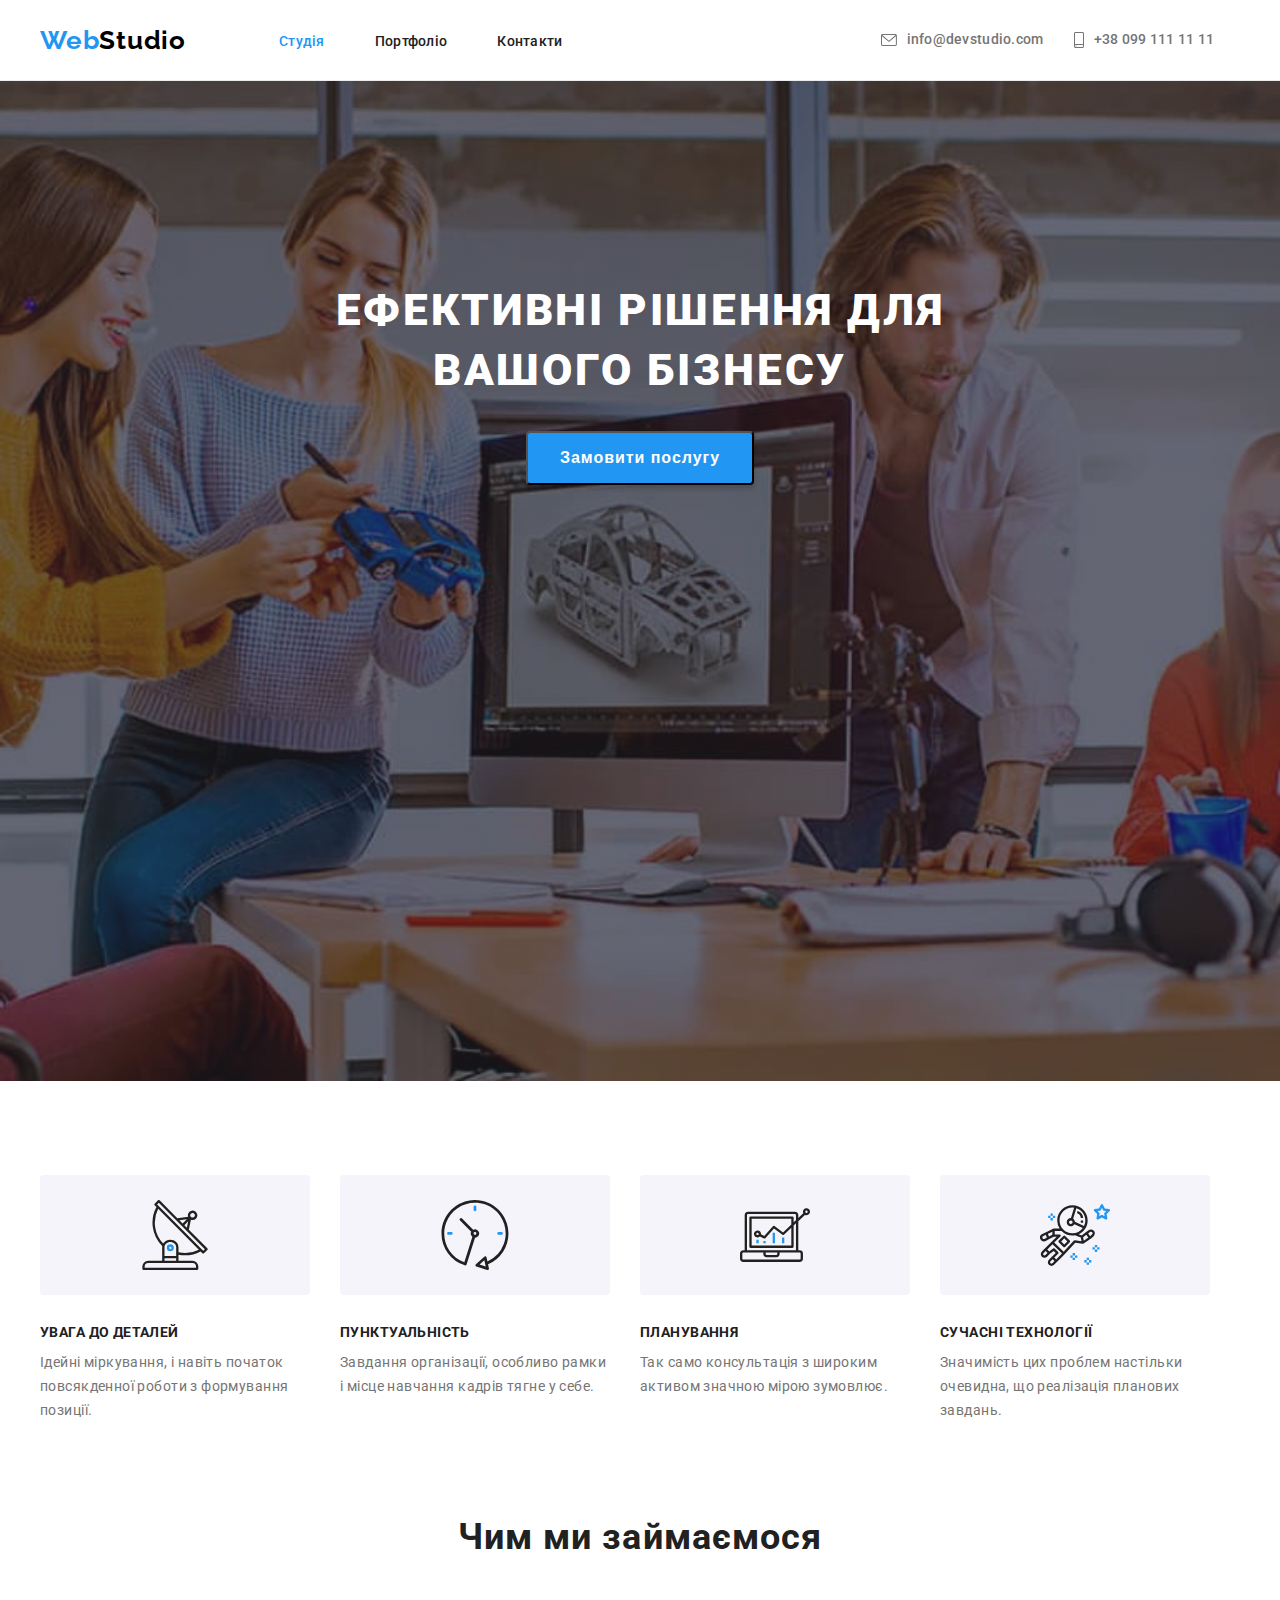
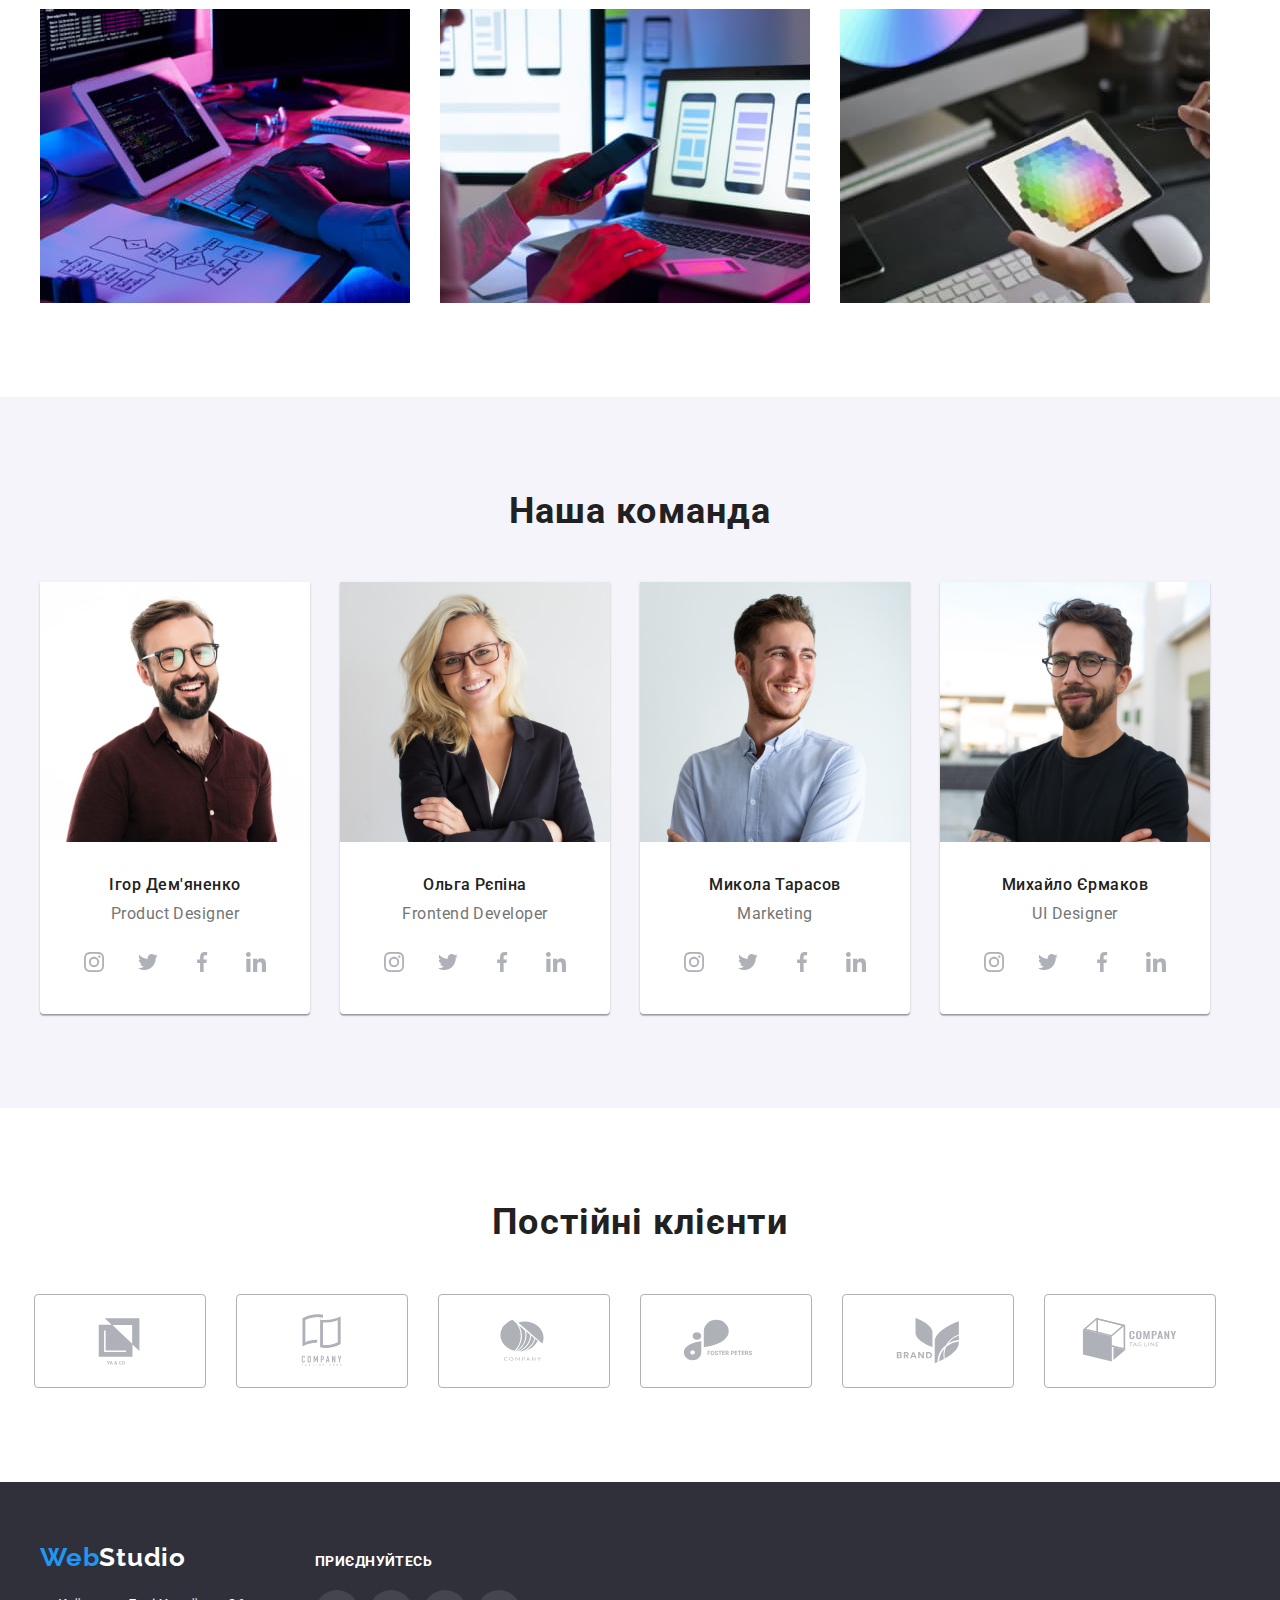
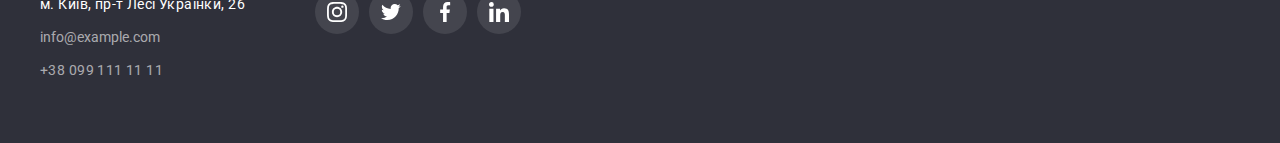
<file: index.html>
<!DOCTYPE html>
<html lang="uk">
  <head>
    <meta charset="UTF-8" />
    <meta http-equiv="X-UA-Compatible" content="IE=edge" />
    <meta name="viewport" content="width=device-width, initial-scale=1.0" />
    <title>Document</title>
    <link rel="preconnect" href="https://fonts.googleapis.com" />
    <link rel="preconnect" href="https://fonts.gstatic.com" crossorigin />
    <link
      href="https://fonts.googleapis.com/css2?family=Raleway:wght@700&family=Roboto:wght@400;500;700;900&display=swap"
      rel="stylesheet"
    />
    <link
      rel="stylesheet"
      href="https://cdnjs.cloudflare.com/ajax/libs/modern-normalize/1.1.0/modern-normalize.min.css"
      integrity="sha512-wpPYUAdjBVSE4KJnH1VR1HeZfpl1ub8YT/NKx4PuQ5NmX2tKuGu6U/JRp5y+Y8XG2tV+wKQpNHVUX03MfMFn9Q=="
      crossorigin="anonymous"
      referrerpolicy="no-referrer"
    />
    <link rel="stylesheet" href="./css/styles.css" />
  </head>
  <body class="body">
    <!-- Шапка сторінки -->
    <header class="page-header">
      <div class="container header-container">
        <nav class="head-nav">
          <a href="/" class="logo link top" lang="en"
            >Web<span class="logo-bleck link">Studio</span></a
          >
          <!--Студія, портфоліо, контакти-->
          <ul class="header-list">
            <li class="header-item studio">
              <a href="./index.html" class="header-link-blue link">Студія</a>
            </li>
            <li class="header-item">
              <a href="./portfolio.html" class="header-link link">Портфоліо</a>
            </li>
            <li class="header-item"><a href="" class="header-link link">Контакти</a></li>
          </ul>
        </nav>
        <!--Електронна пошта та телефон-->
        <ul class="header-list-adress">
          <li class="header-item">
            <a href="info@devstudio.com" class="header-link-mail link">
              <svg class="header-icon" width="16px" height="12px">
                  <use href="./images/icons.svg#icon-envelope"></use>
                </svg>info@devstudio.com</a>
          </li>
          <li class="header-item">
            <a href="+380991111111" class="header-link-phone link">
              <svg class="header-icon" width="10px" height="16px">
                  <use href="./images/icons.svg#icon-smartphone"></use>
                </svg>+38 099 111 11 11</a>
          </li>
        </ul>
      </div>
    </header>
    <main>
      <!--Головний банер сайту з кнопкою "замовити послугу"-->
      <section class="hero">
        <div class="container">
          <h1 class="hero-title">ЕФЕКТИВНІ РІШЕННЯ ДЛЯ ВАШОГО БІЗНЕСУ</h1>
          <button type="button" class="btn">Замовити послугу</button>
        </div>
      </section>
      <!--Переваги, в подальшому зробити тег <h2> "Наші переваги" невидимим-->
      <section class="advances">
        <div class="container">
          <h2 class="visually-hidden">Hаші переваги</h2>
          <ul class="advances-list">
            <li class="advances-item">
              <div class="advances-box">
               <svg class="advances-icon" width="70px" height="70px">
                        <use href="./images/icons.svg#icon-antenna"></use>
                      </svg> 
              </div>
              <h3 class="advances-title">увага до деталей</h3>
              <p class="advances-text">
                Ідейні міркування, і навіть початок повсякденної роботи з формування позиції.
              </p>
            </li>
            <li class="advances-item">
               <div class="advances-box">
                <svg class="advances-icon" width="70px" height="70px">
                        <use href="./images/icons.svg#icon-clock"></use>
                      </svg>
               </div>
              <h3 class="advances-title">пунктуальність</h3>
              <p class="advances-text">
                Завдання організації, особливо рамки і місце навчання кадрів тягне у себе.
              </p>
            </li>
            <li class="advances-item">
               <div class="advances-box">
                <svg class="advances-icon" width="70px" height="70px">
                        <use href="./images/icons.svg#icon-diagram"></use>
                      </svg>
               </div>
              <h3 class="advances-title">планування</h3>
              <p class="advances-text">
                Так само консультація з широким активом значною мірою зумовлює.
              </p>
            </li>
            <li class="advances-item">
               <div class="advances-box">
                <svg class="advances-icon" width="70px" height="70px">
                        <use href="./images/icons.svg#icon-astronaut"></use>
                      </svg>
               </div>
              <h3 class="advances-title">сучасні технології</h3>
              <p class="advances-text">
                Значимість цих проблем настільки очевидна, що реалізація планових завдань.
              </p>
            </li>
          </ul>
        </div>
      </section>
      <section class="about">
        <div class="container">
          <h2 class="about-title centered">Чим ми займаємося</h2>
          <!--Фото чим ми займаємось-->
          <ul class="about-list">
            <li class="about-item">
              <img src="./images/img1.jpg" alt="Програміст, что працює з кодом" width="370" />
            </li>
            <li class="about-item">
              <img
                src="./images/img2.jpg"
                alt="Програміст, що розробляє застосунок до смартфону"
                width="370"
              />
            </li>
            <li class="about-item">
              <img
                src="./images/img3.jpg"
                alt="Веб дизайнер працює з графікою на планшеті"
                width="370"
              />
            </li>
          </ul>
        </div>
      </section>
      <section class="team">
        <div class="container">
          <h2 class="team-title-all centered">Наша команда</h2>
          <!--Фото нашої команди-->
          <ul class="team-list centered">
            <li class="team-item">
              <img src="./images/ihor_demyanenko.jpg" alt="Фото Ігора Дем'яненка" width="270" />
              <div class="team-box">
                <h3 class="team-title">Ігор Дем'яненко</h3>
                <p class="team-text">Product Designer</p>
                <ul class="team-soc team-scill">
                  <li class="soc-item">
                    <a href="" class="team-link-soc link">
                      <svg class="team-soc-icon" width="20" height="20">
                        <use href="./images/icons.svg#icon-instagram-1"></use>
                      </svg>
                    </a>
                  </li>
                  <li class="soc-item">
                    <a href="" class="team-link-soc link">
                      <svg class="team-soc-icon" width="20" height="20">
                        <use href="./images/icons.svg#icon-Group-1"></use>
                      </svg>
                    </a>
                  </li>
                  <li class="soc-item">
                    <a href="" class="team-link-soc link">
                      <svg class="team-soc-icon" width="20" height="20">
                        <use href="./images/icons.svg#icon-facebook-1"></use>
                      </svg>
                    </a>
                  </li>
                  <li class="soc-item">
                    <a href="" class="team-link-soc link">
                      <svg class="team-soc-icon" width="20" height="20">
                        <use href="./images/icons.svg#icon-linkedin-1"></use>
                      </svg>
                    </a>
                  </li>
                </ul>
              </div>
            </li>
            <li class="team-item">
              <img src="./images/olga_repina.jpg" alt="Фото Ольги Репіної" width="270" />
              <div class="team-box">
                <h3 class="team-title">Ольга Рєпіна</h3>
                <p class="team-text">Frontend Developer</p>
                <ul class="team-soc team-scill">
                  <li class="soc-item">
                    <a href="" class="team-link-soc link">
                      <svg class="team-soc-icon" width="20" height="20">
                        <use href="./images/icons.svg#icon-instagram-1"></use>
                      </svg>
                    </a>
                  </li>
                  <li class="soc-item">
                    <a href="" class="team-link-soc link">
                      <svg class="team-soc-icon" width="20" height="20">
                        <use href="./images/icons.svg#icon-Group-1"></use>
                      </svg>
                    </a>
                  </li>
                  <li class="soc-item">
                    <a href="" class="team-link-soc link">
                      <svg class="team-soc-icon" width="20" height="20">
                        <use href="./images/icons.svg#icon-facebook-1"></use>
                      </svg>
                    </a>
                  </li>
                  <li class="soc-item">
                    <a href="" class="team-link-soc link">
                      <svg class="team-soc-icon" width="20" height="20">
                        <use href="./images/icons.svg#icon-linkedin-1"></use>
                      </svg>
                    </a>
                  </li>
                </ul>
              </div>
            </li>
            <li class="team-item">
              <img src="./images/mikola_tarasov.jpg" alt="Фото Миколи Тарасова" width="270" />
              <div class="team-box">
                <h3 class="team-title">Микола Тарасов</h3>
                <p class="team-text">Marketing</p>
                <ul class="team-soc team-scill">
                  <li class="soc-item">
                    <a href="" class="team-link-soc link">
                      <svg class="team-soc-icon" width="20" height="20">
                        <use href="./images/icons.svg#icon-instagram-1"></use>
                      </svg>
                    </a>
                  </li>
                  <li class="soc-item">
                    <a href="" class="team-link-soc link">
                      <svg class="team-soc-icon" width="20" height="20">
                        <use href="./images/icons.svg#icon-Group-1"></use>
                      </svg>
                    </a>
                  </li>
                  <li class="soc-item">
                    <a href="" class="team-link-soc link">
                      <svg class="team-soc-icon" width="20" height="20">
                        <use href="./images/icons.svg#icon-facebook-1"></use>
                      </svg>
                    </a>
                  </li>
                  <li class="soc-item">
                    <a href="" class="team-link-soc link">
                      <svg class="team-soc-icon" width="20" height="20">
                        <use href="./images/icons.svg#icon-linkedin-1"></use>
                      </svg>
                    </a>
                  </li>
                </ul>
              </div>
            </li>
            <li class="team-item">
              <img src="./images/michaylo_yermakov.jpg" alt="Фото Михайла Єрмакова" width="270" />
              <div class="team-box">
                <h3 class="team-title">Михайло Єрмаков</h3>
                <p class="team-text">UI Designer</p>
                <ul class="team-soc team-scill">
                  <li class="soc-item">
                    <a href="" class="team-link-soc link">
                      <svg class="team-soc-icon" width="20" height="20">
                        <use href="./images/icons.svg#icon-instagram-1"></use>
                      </svg>
                    </a>
                  </li>
                  <li class="soc-item">
                    <a href="" class="team-link-soc link">
                      <svg class="team-soc-icon" width="20" height="20">
                        <use href="./images/icons.svg#icon-Group-1"></use>
                      </svg>
                    </a>
                  </li>
                  <li class="soc-item">
                    <a href="" class="team-link-soc link">
                      <svg class="team-soc-icon" width="20" height="20">
                        <use href="./images/icons.svg#icon-facebook-1"></use>
                      </svg>
                    </a>
                  </li>
                  <li class="soc-item">
                    <a href="" class="team-link-soc link">
                      <svg class="team-soc-icon" width="20" height="20">
                        <use href="./images/icons.svg#icon-linkedin-1"></use>
                      </svg>
                    </a>
                  </li>
                </ul>
              </div>
            </li>
          </ul>
        </div>
      </section>
      <section class="clients">
        <div class="container container-clients">
          <h2 class="client-title-all centered">Постійні клієнти</h2>
          <ul class="client-list">
            <li class="client-item">
              <a href="" class="client-link link">
                      <svg class="client-icon" width="106px" height="60px">
                        <use href="./images/icons.svg#icon-Logo1"></use>
                      </svg>
                    </a>
            </li>  
              <li class="client-item">
            <a href="" class="client-link link">
                      <svg class="client-icon" width="106px" height="60px">
                        <use href="./images/icons.svg#icon-Logo2"></use>
                      </svg>
                    </a>
              </li>
              <li class="client-item">
                <a href="" class="client-link link">
                      <svg class="client-icon" width="106px" height="60px">
                        <use href="./images/icons.svg#icon-Logo3"></use>
                      </svg>
                    </a>
              </li>  
              <li class="client-item">
                <a href="" class="client-link link">
                      <svg class="client-icon" width="106px" height="60px">
                        <use href="./images/icons.svg#icon-Logo4"></use>
                      </svg>
                    </a>
              </li>  
              <li class="client-item">
                <a href="" class="client-link link">
                      <svg class="client-icon" width="106px" height="60px">
                        <use href="./images/icons.svg#icon-Logo5"></use>
                      </svg>
                    </a>
              </li>  
              <li class="client-item">
                <a href="" class="client-link link">
                      <svg class="client-icon" width="106px" height="60px">
                        <use href="./images/icons.svg#icon-Logo6"></use>
                      </svg>
                    </a>
              </li>  
            </ul>
        </div>
      </section>
    </main>
    <!-- Підвал сторінки -->
    <footer class="footer">
      <div class="container footer-conteiner"> 
        <div class="logo-address">
          <a href="/" class="logo link logfut" lang="en"
            >Web<span class="logo-white link logfut">Studio</span>
          </a>
          <address class="footer-adress">
            <ul class="footer-list">
              <li class="footer-item">
                <a
                  href="https://www.google.com/maps/search/%D0%BC.+%D0%9A%D0%B8%D1%97%D0%B2,+%D0%BF%D1%80-%D1%82+%D0%9B%D0%B5%D1%81%D1%96+%D0%A3%D0%BA%D1%80%D0%B0%D1%97%D0%BD%D0%BA%D0%B8,+26/@50.4261791,30.5382919,18z"
                  class="footer-link-adress link"
                  >м. Київ, пр-т Лесі Українки, 26</a
                >
              </li>
              <li class="footer-item">
                <a href="info@example.com" class="footer-link-mail link">info@example.com</a>
              </li>
              <li class="footer-item link-phone">
                <a href="+380991111111" class="footer-link-phone link">+38 099 111 11 11</a>
              </li>
            </ul>
          </address>
        </div>
        <div class="footer-join">
        <p class="footer-soc-text">ПРИЄДНУЙТЕСЬ</p>
        <ul class="footer-soc-list footer-scill">
          <li class="footer-soc-item">
            <a href="" class="footer-link-soc link">
              <svg class="footer-soc-icon" width="20" height="20">
                <use href="./images/icons.svg#icon-instagram-1"></use>
              </svg>
            </a>
          </li>
          <li class="footer-soc-item">
            <a href="" class="footer-link-soc link">
              <svg class="footer-soc-icon" width="20" height="20">
                <use href="./images/icons.svg#icon-Group-1"></use>
              </svg>
            </a>
          </li>
          <li class="footer-soc-item">
            <a href="" class="footer-link-soc link">
              <svg class="footer-soc-icon" width="20" height="20">
                <use href="./images/icons.svg#icon-facebook-1"></use>
              </svg>
            </a>
          </li>
          <li class="footer-soc-item">
            <a href="" class="footer-link-soc link">
              <svg class="footer-soc-icon" width="20" height="20">
                <use href="./images/icons.svg#icon-linkedin-1"></use>
              </svg>
            </a>
          </li>
        </ul>
      </div>
    </footer>
  </body>
</html>
</file>
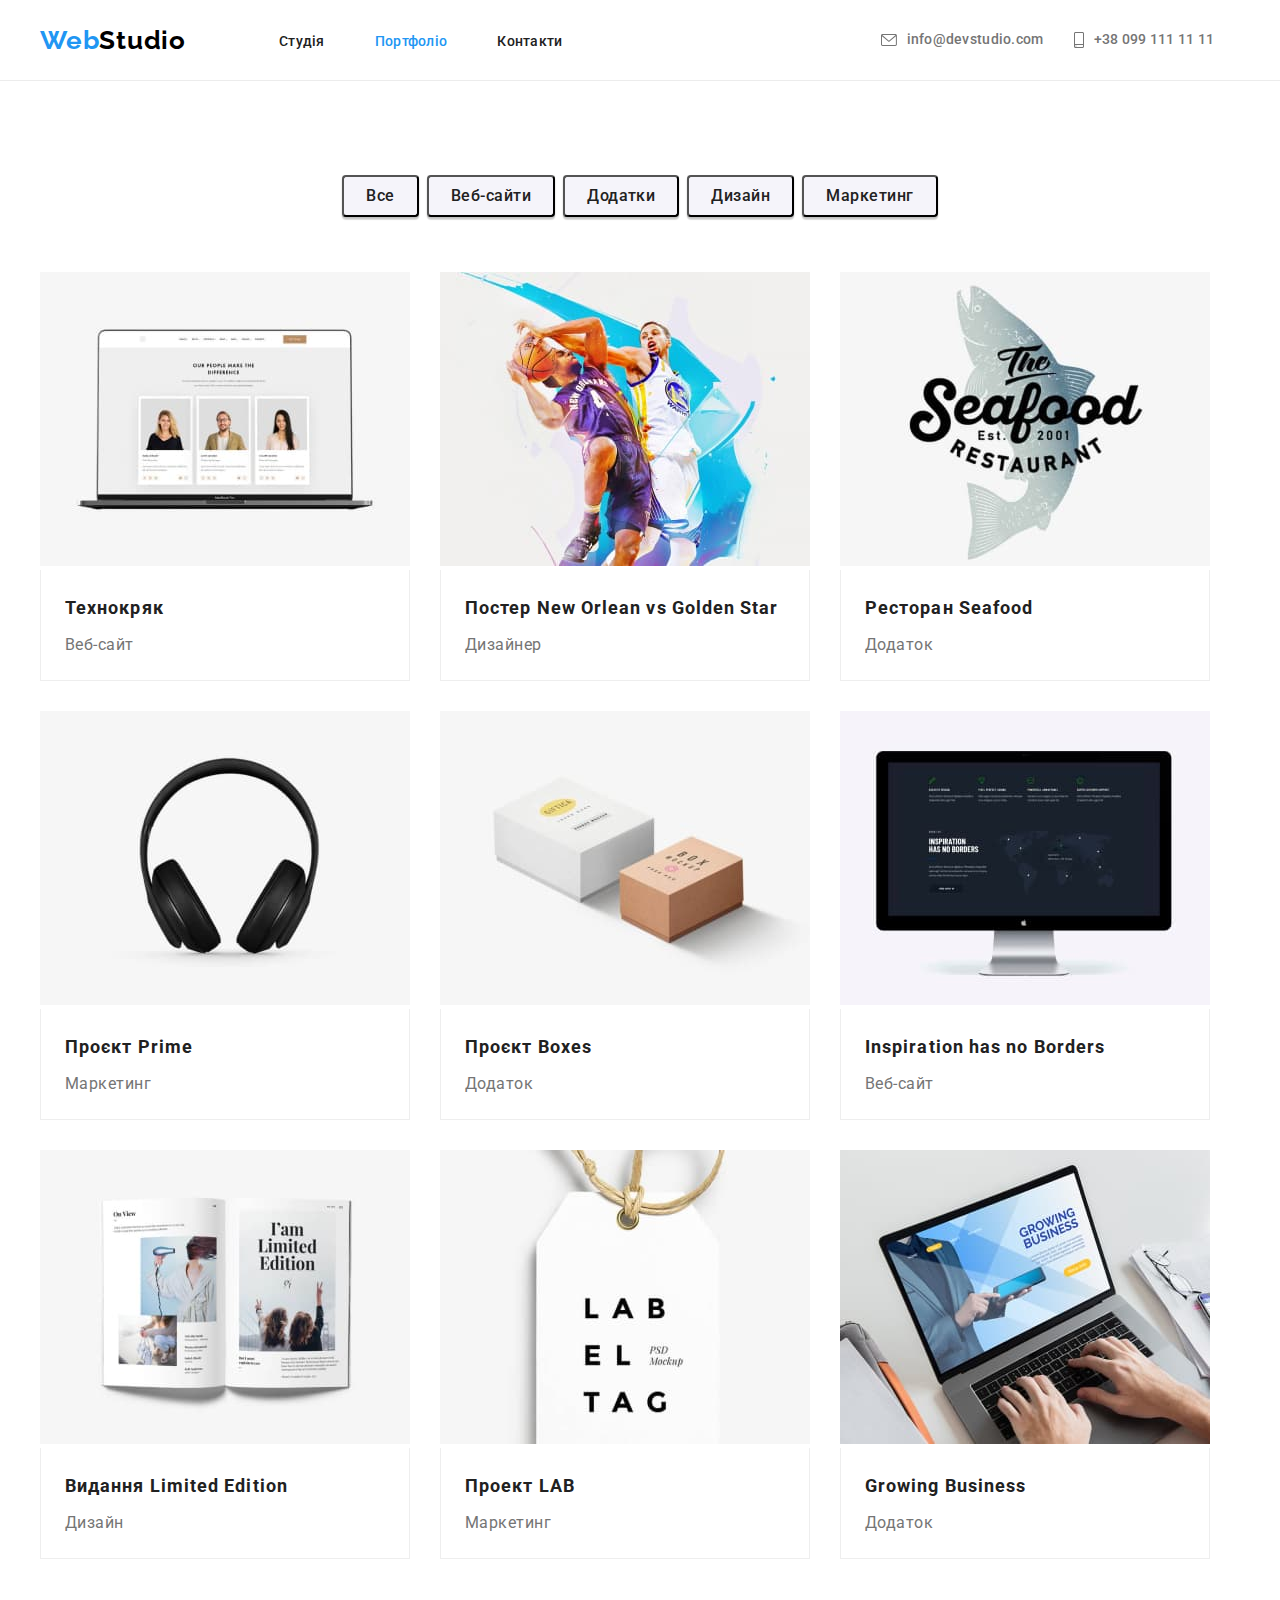
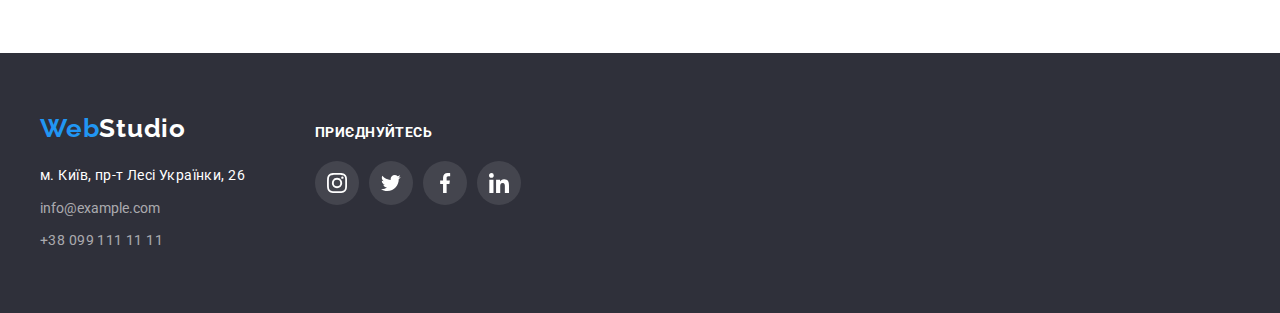
<file: portfolio.html>
<!DOCTYPE html>
<html lang="uk">
  <head>
    <meta charset="UTF-8" />
    <meta http-equiv="X-UA-Compatible" content="IE=edge" />
    <meta name="viewport" content="width=device-width, initial-scale=1.0" />
    <title>Document</title>
    <link rel="preconnect" href="https://fonts.googleapis.com" />
    <link rel="preconnect" href="https://fonts.gstatic.com" crossorigin />
    <link
      href="https://fonts.googleapis.com/css2?family=Raleway:wght@700&family=Roboto:wght@400;500;700;900&display=swap"
      rel="stylesheet"
    />
    <link
      rel="stylesheet"
      href="https://cdnjs.cloudflare.com/ajax/libs/modern-normalize/1.1.0/modern-normalize.min.css"
      integrity="sha512-wpPYUAdjBVSE4KJnH1VR1HeZfpl1ub8YT/NKx4PuQ5NmX2tKuGu6U/JRp5y+Y8XG2tV+wKQpNHVUX03MfMFn9Q=="
      crossorigin="anonymous"
      referrerpolicy="no-referrer"
    />
    <link rel="stylesheet" href="./css/styles.css" />
    <style></style>
  </head>
  <body>
    <!-- Шапка сторінки -->
    <header class="page-header">
      <div class="container header-container">
        <nav class="head-nav">
          <a href="/" class="logo link top" lang="en"
            >Web<span class="logo-bleck link">Studio</span></a
          >
          <!--Студія, портфоліо, контакти-->
          <ul class="header-list">
            <li class="header-item"><a href="./index.html" class="header-link link">Студія</a></li>
            <li class="header-item"><a href="" class="header-link-blue link">Портфоліо</a></li>
            <li class="header-item"><a href="" class="header-link link">Контакти</a></li>
          </ul>
        </nav>
        <!--Електронна пошта та телефон-->
        <ul class="header-list-adress">
          <li class="header-item">
            <a href="info@devstudio.com" class="header-link-mail link">
              <svg class="header-icon" width="16px" height="12px">
                  <use href="./images/icons.svg#icon-envelope"></use>
              </svg>info@devstudio.com</a>
          </li>
          <li class="header-item">
            <a href="+380991111111" class="header-link-phone link">
              <svg class="header-icon" width="10px" height="16px">
                  <use href="./images/icons.svg#icon-smartphone"></use>
              </svg>+38 099 111 11 11</a>
          </li>
        </ul>
      </div>
    </header>
    <main class="main">
      <!--Головний банер сторінки із прикладами робіт, заголовок h1 потрібно буде приховати"-->
      <section class="but-projects">
        <!--Заголовок H1 потрібно скрити-->
        <div class="container">
          <h1 class="btn-title visually-hidden">Кнопки із прикладами робіт</h1>
          <ul class="button-list centered">
            <li class="button-item">
              <button type="button" class="button">Все</button>
            </li>
            <li class="button-item">
              <button type="button" class="button">Веб-сайти</button>
            </li>
            <li class="button-item">
              <button type="button" class="button">Додатки</button>
            </li>
            <li class="button-item">
              <button type="button" class="button">Дизайн</button>
            </li>
            <li class="button-item">
              <button type="button" class="button">Маркетинг</button>
            </li>
          </ul>
          <!--Приклади робіт із фото та коментарями до них-->
          <ul class="projects-list">
            <li class="projects-item">
              <a href="#" class="projekts-link link">
                <img src="./images/technokryak.jpg" alt="сторінка сайту Технокряк" width="370" />
                <div class="borders">
                  <h2 class="projects-title">Технокряк</h2>
                  <p class="projects-text">Веб-сайт</p>
                </div>
              </a>
            </li>
            <li class="projects-item">
              <a href="#" class="projekts-link link">
                <img
                  src="./images/neworlean.jpg"
                  alt="Постер фрагмента гри у баскетбол New Orlean vs
              Golden Star"
                  width="370"
                />
                <div class="borders">
                  <h2 class="projects-title">Постер New Orlean vs Golden Star</h2>
                  <p class="projects-text">Дизайнеp</p>
                </div>
              </a>
            </li>
            <li class="projects-item">
              <a href="#" class="projekts-link link">
                <img src="./images/siafud.jpg" alt="Ресторан Seafood логотип" width="370" />
                <div class="borders">
                  <h2 class="projects-title">Ресторан Seafood</h2>
                  <p class="projects-text">Додаток</p>
                </div>
              </a>
            </li>
            <li class="projects-item">
              <a href="#" class="projekts-link link">
                <img
                  src="./images/prime.jpg"
                  alt="Проєкт Prime зображення навушників"
                  width="370"
                />
                <div class="borders">
                  <h2 class="projects-title">Проєкт Prime</h2>
                  <p class="projects-text">Маркетинг</p>
                </div>
              </a>
            </li>
            <li class="projects-item">
              <a href="#" class="projekts-link link">
                <img
                  src="./images/boxes.jpg"
                  alt="Проєкт Boxes зображення двох коробок"
                  width="370"
                />
                <div class="borders">
                  <h2 class="projects-title">Проєкт Boxes</h2>
                  <p class="projects-text">Додаток</p>
                </div>
              </a>
            </li>
            <li class="projects-item">
              <a href="#" class="projekts-link link">
                <img src="./images/noborders.jpg" alt="монітор з контентом" width="370" />
                <div class="borders">
                  <h2 class="projects-title">Inspiration has no Borders</h2>
                  <p class="projects-text">Веб-сайт</p>
                </div>
              </a>
            </li>
            <li class="projects-item">
              <a href="#" class="projekts-link link">
                <img
                  src="./images/limitededition.jpg"
                  alt="розгорнута книга із заголовком Limited Edition"
                  width="370"
                />
                <div class="borders">
                  <h2 class="projects-title">Видання Limited Edition</h2>
                  <p class="projects-text">Дизайн</p>
                </div>
              </a>
            </li>
            <li class="projects-item">
              <a href="#" class="projekts-link link">
                <img src="./images/lab.jpg" alt="зображення товарного ярлика з лого" width="370" />
                <div class="borders">
                  <h2 class="projects-title">Проект LAB</h2>
                  <p class="projects-text">Маркетинг</p>
                </div>
              </a>
            </li>
            <li class="projects-item">
              <a href="#" class="projekts-link link">
                <img
                  src="./images/growingbusiness.jpg"
                  alt="користувач, що працює з ноутбуком"
                  width="370"
                />
                <div class="borders">
                  <h2 class="projects-title">Growing Business</h2>
                  <p class="projects-text">Додаток</p>
                </div>
              </a>
            </li>
          </ul>
        </div>
      </section>
    </main>
    <!-- Підвал сторінки -->
    <footer class="footer">
      <div class="container footer-conteiner">
        <div class="logo-address">
        <a href="/" class="logo link logfut" lang="en"
          >Web<span class="logo-white link logfut">Studio</span></a
        >
        <address class="footer-adress">
          <ul class="footer-list">
            <li class="footer-item">
              <a
                href="https://www.google.com/maps/search/%D0%BC.+%D0%9A%D0%B8%D1%97%D0%B2,+%D0%BF%D1%80-%D1%82+%D0%9B%D0%B5%D1%81%D1%96+%D0%A3%D0%BA%D1%80%D0%B0%D1%97%D0%BD%D0%BA%D0%B8,+26/@50.4261791,30.5382919,18z"
                class="footer-link-adress link"
                >м. Київ, пр-т Лесі Українки, 26</a
              >
            </li>
            <li class="footer-item">
              <a href="info@example.com" class="footer-link-mail link">info@example.com</a>
            </li>
            <li class="footer-item link-phone">
              <a href="+380991111111" class="footer-link-phone link">+38 099 111 11 11</a>
            </li>
          </ul>
        </address>
      </div>
      <div class="footer-join">
        <p class="footer-soc-text">ПРИЄДНУЙТЕСЬ</p>
        <ul class="footer-soc-list footer-scill">
          <li class="footer-soc-item">
            <a href="" class="footer-link-soc link">
              <svg class="footer-soc-icon" width="20" height="20">
                <use href="./images/icons.svg#icon-instagram-1"></use>
              </svg>
            </a>
          </li>
          <li class="footer-soc-item">
            <a href="" class="footer-link-soc link">
              <svg class="footer-soc-icon" width="20" height="20">
                <use href="./images/icons.svg#icon-Group-1"></use>
              </svg>
            </a>
          </li>
          <li class="footer-soc-item">
            <a href="" class="footer-link-soc link">
              <svg class="footer-soc-icon" width="20" height="20">
                <use href="./images/icons.svg#icon-facebook-1"></use>
              </svg>
            </a>
          </li>
          <li class="footer-soc-item">
            <a href="" class="footer-link-soc link">
              <svg class="footer-soc-icon" width="20" height="20">
                <use href="./images/icons.svg#icon-linkedin-1"></use>
              </svg>
            </a>
          </li>
        </ul>
      </div>
    </footer>
  </body>
</html>
</file>
<file: css/styles.css>
html{
  box-sizing: border-box;
}
p,
h1,
h2,
h3,
h4,
h5,
h6 {
margin: 0;
}
ul{
  margin: 0;
  padding-left: 0;
  list-style: none;
}
button{
  cursor: pointer;
}
address{
  font-style: normal;
}
/*Встановив основний та резервний шрифти та фоновий колір для боди*/
body{
  margin: 0;
  font-family: 'Roboto', sans-serif;
  color: #212121;
 }
/*Прибрав підкреслювання з посилань*/
.link{
text-decoration: none
}
/*Застилізував фон в Хедері*, верхній та нижній паддінги*/
.page-header{
  background-color: #FFFFFF;
  border-bottom: 1px solid #ECECEC;
}
/*Поставив в строку три елементи списку в хедері*/
.header-list-adress{
  display: flex;
  align-items: center;
  padding-right: 0;
}
/*Задали флекс контейнеру в хедері та 
вирівняли елементи вздовж осі*/
.header-container{
  display: flex;
  align-items: center;
  }
.head-nav{
  display: flex;
  align-items: center;
  }
.header-list{
  display: flex;
  align-items: center;
  padding-right: 318px;
}
/*Від списка до елемента в хедері задано верхні 
та нижні паддінги та відцентровано флекс-елементи*/
.header-list li,
.header-list-adress li{
text-align: center;
}
.header-link,
.header-link-blue,
.header-link-mail,
.header-link-phone{
  padding-top: 32px;
  padding-bottom: 32px;
}
.header-list-adress .header-item,
.header-list .header-item{
  display: block;
  /*margin-right: 50px;*/
  }
  /*.header-list .header-item + .header-item{
    margin-left: 50;
  }*/
.header-list-adress .header-item:not(:last-child){
margin-right: 30px;
}
.header-list .header-item:not(:last-child){
margin-right: 50px;
}
/*Прибрав точки зі списку в Хедері*/
.header-item{
  list-style: none;
  }
.studio{
  margin-left: 0;
}
/*Застилізував Лого, 
встановив праві марджини та паддінг на логотип в футері на обох сторінках*/
.logo,
.logo-white,
.logo-bleck {
  margin-right: 0;
  padding-right: 0;
}
.logo{
  display: block;
  font-family: 'Raleway';
  font-weight: 700;
  font-size: 26px;
  line-height: 1.19.;
  letter-spacing: 0.03em;
  color: #2196F3;
  padding-top: 0;
  padding-bottom: 0;
  margin-right: 0;
  }
  .logo-bleck{
  color: #000000;
  font-family: Raleway;
  font-size: 26px;
  line-height: 1.19;
  letter-spacing: 0.03em;
  margin-right: 0;
  }
.logo-white{
  color: #FFFFFF;
  font-family: Raleway;
  font-size: 26px;
  line-height: 1.19;
  letter-spacing: 0.03em;
  }
  /*Добавив в Лого зміну кольору з використанням псевдокласів hover и focus*/
.logo:hover,
.logo:focus{
  color: #2196F3;
  }
.logo-bleck:hover,
.logo-bleck:focus{
  color: #2196F3;
  }
.logo-white:hover,
.logo-white:focus{
  color: #2196F3;
  }
.top{
  margin-right: 93px;
  }
  /*Добавив логотипу властивість hover і fokus у вигляді зміни кольору*/
.header-link-blue:hover,
.header-link-blue:focus{
  color: #2196F3;
  }
.header-link:hover,
.header-link:focus{
  color: #2196F3;
  }
/*Застилізував Хедер посилання*/
.header-link{
  font-weight: 500;
  font-size: 14px;
  line-height: 1.14;
  letter-spacing: 0.02em;
  color: #212121;
  }
.header-link-blue{
  font-weight: 500;
  font-size: 14px;
  line-height: 1.14;
  letter-spacing: 0.02em;
  color:  #2196F3;
  }
.header-link-mail{
  display: flex;
  font-weight: 500;
  font-size: 14px;
  line-height: 1.14;
  letter-spacing: 0.02em;
  color: #757575;
  margin-left: 0;
  align-items: center;
  justify-content: center;
  }
.header-link-phone{
  display: flex;
  font-weight: 500;
  font-size: 14px;
  line-height: 1.14;
  letter-spacing: 0.02em;
  color: #757575;
  align-items: center;
  justify-content: center;
}
.header-mail{
  font-weight: 500;
  font-size: 14px;
  line-height: 1.14;
  letter-spacing: 0.02em;
  color: #757575;
}
.header-icon {
  margin-right: 10px;
  fill: currentColor;
}
/*Добавив в мейл та телефон хедера властивість hover і fokus у вигляді зміни кольору*/
.header-link-mail:hover,
.header-link-mail:focus{
color: #2196F3;
}
/*Визначив колір в ховері і в фокусі на посилання з номером телефону в хедері*/
.header-link-phone:hover,
.header-link-phone:focus{
color: #2196F3;
}
/*Обгорнув хедер в контейнер задав початкові параметри, відцентрував посередині марджинами*/
.container{
width: 1200px;
padding-left: 15px;
padding-right: 15px;
margin: 0 auto;
}
/*Застилізував фон в Хиро на сторінці Головна*/
.hero{
  display: block;
  background-color: #303030;
  background-image: 
  linear-gradient(rgba(47, 48, 58, 0.4),
      rgba(47, 48, 58, 0.4)),
    url(../images/hero4.jpg);
  background-repeat: no-repeat;
  background-position: center;
  text-align: center;
  padding-top: 200px;
  padding-bottom: 200px;
  height: 600px;
  max-width: 1600px;
  background-size: cover;
  margin-left: auto;
  margin-right: auto;
 }
/*!!!! максимальна ширина не визначена! 
Застилізував заголовок h1 ,в Хиро*/
.hero-title{
display: block;
font-weight: 900;
font-size: 44px;
line-height: 1.36;
letter-spacing: 0.06em;
color: #FFFFFF;
margin-left: auto;
margin-right: auto;
margin-bottom: 30px;
justify-content: center;
width: 696px;
}
/*Застилізував кнопку Хіро на сторінці Головна*/
.btn{
  display: inline-block;
  border-radius: 4px;
  padding: 10px 32px;
  font-weight: 700;
  font-size: 16px;
  line-height: 1.87;
  letter-spacing: 0.06em;
  color: #FFFFFF;
  background-color:#2196F3;
  box-shadow: 0px 4px 4px rgba(0, 0, 0, 0.15);

  }
/*Добавив на кнопку Хиро властивість hover і fokus у вигляді зміни кольору*/
.btn:hover,
.btn:focus{
background-color: #FFFFFF;
color: #2196F3;
}
.visually-hidden{
  position: absolute !important;
  clip: rect(1px 1px 1px 1px); /* IE6, IE7 */
  clip: rect(1px, 1px, 1px, 1px);
  padding:0 !important;
  border:0 !important;
  height: 1px !important;
  width: 1px !important;
  overflow: hidden; 
}
/*Застилізував фон розділу Наші переваги*/
.advances{
  padding-bottom: 94px;
  padding-top: 94px;
}
/*Встановлено максимальну 
ширину елементу списку, щоб не розповзався*/
.advances-item{
  max-width: 270px;

}
/*Застилізував заголовки h3 розділу Наші переваги*/
.advances-title{
  font-weight: 700;
  font-size: 14px;
  line-height: 1.14;
  letter-spacing: 0.03em;
  text-transform: uppercase;
  color: #212121;
  margin-bottom: 10px;
  margin-top: 0;
  }
/*Застилізував текст p розділу Наші переваги*/
.advances-text{
  font-size: 14px;
  line-height: 1.71;
  letter-spacing: 0.03em;
  color: #757575;
  max-width: 270px;
  }
/*Прибрав крапки в розділі Наші переваги*/
.advances-list{
  list-style: none;
  display: flex;
  }
.advances-list .advances-item:not(:last-child){
  margin-right: 30px;
  }
  /*.advances-box{
    display: flex;
  }*/
  .advances-box{
    width: 270px;
    height: 120px;
    background-color: #F5F4FA;
    margin-bottom: 30px;
    justify-content: center;
    align-items: center;
    display: flex;
    border-radius: 4px;
    }
    /*Відцентровано елементи, що розміщуються
  посередині, зокрема Заголовок Чим ми займаємось*/
  .centered {
    text-align: center;
  }
.about-title{
  font-weight: 700;
  font-size: 36px;
  line-height: 1.16;
  letter-spacing: 0.03em;
  color: #212121;
  margin-bottom: 50px;
}
/*Прибрав крапки та застилізував фон в розділі фото чим ми займаємось*/
.about-list{
  list-style: none;
  display: flex;
  }
.about{
  padding-bottom: 94px;
  display: flex;
  }
.about-item{
  display: flex;
  }
.about-list .about-item:not(:last-child) {
  margin-right: 30px;
  }
.team{
  padding-top: 94px;
  padding-bottom: 94px;
  display: flex;
  background-color: #F5F4FA;
  }
/*Виставив в лінію Фото нашої команди*/
.team-list{
  display: flex;
}
/*Прибрав крапки у списку членів команди, та застилізував фон фото членів команди*/
.team-item{
  list-style: none;
  display: block;
  max-width: 270px;
  box-shadow: 0px 1px 3px rgba(0, 0, 0, 0.12), 0px 1px 1px rgba(0, 0, 0, 0.14), 0px 2px 1px rgba(0, 0, 0, 0.2);
  border-radius: 0px 0px 4px 4px;
  background-color: #FFFFFF;
}
.team-list .team-item:not(:last-child){
  margin-right: 30px;
}
/*Застилізував заголовки h2 та h3, що зверху та під фото членів команди*/
.team-title-all{
  font-weight: 700;
  font-size: 36px;
  line-height: 1.16;
  letter-spacing: 0.03em;
  color: #212121;
  margin-bottom: 50px;
}
.team-title{
  font-weight: 500;
  font-size: 16px;
  line-height: 1.18;
  letter-spacing: 0.03em;
  color: #212121;
  margin-bottom: 10px;
}
/*Застилізував тексти p, що під фото членів команди*/
.team-text{
  font-size: 16px;
  line-height: 1.18;
  letter-spacing: 0.03em;
  color: #757575;
  margin-bottom: 16px;
  }
.team-box{
  padding-top: 30px;
  padding-bottom: 30px;
}
/*Створюємо іконки соцмереж команди*/
.team-link-soc{
height: 44px;
width: 44px;
border-radius: 50%;
display: flex;
align-items: center;
justify-content: center;
}
/*Встановлено властивості
 зміни кольорів іконок в ховері і фокусі*/
.team-link-soc:hover,
.team-link-soc:focus{
  background-color: #2196F3;
  border-radius: 50%;
  box-shadow: 0px 4px 4px 0px #00000040;
}
/*Одночасно зміюється колір при
 ховері та фокусі на посиланні та іконці */
.team-link-soc:hover .team-soc-icon,
.team-link-soc:focus .team-soc-icon{
  fill: #FFFFFF;
}
/*Списку задано флекс, списрок виставлено
по центру, встановлено відстань між Li 10px*/
.team-soc{
  display: flex;
  justify-content: center;
  gap: 10px;
}
/*Встановлено колір іконок*/
.team-soc-icon{
fill: #AFB1B8;
}
/*Застилізував блок з 5 кнопок в розділі Портфоліо,
вирівняв текст в кнопках, зробив кнопки блочними елементами,
 */
.but-projects{
  padding: 94px 0;
  }
  .button{
  display: inline-block;
  padding: 6px 22px;
  font-family: 'Roboto';
  font-size: 16px;
  font-weight: 500;
  line-height: 1.62;
  text-align: center;
  letter-spacing: 0.03em;
  color: #212121;
  background: #F5F4FA;
  border-radius: 4px;
  box-shadow: 0px 3px 1px rgba(0, 0, 0, 0.1), 0px 1px 2px rgba(0, 0, 0, 0.08), 0px 2px 2px rgba(0, 0, 0, 0.12);
}
/*Прибрав крапки з Li в розділі з 5 кнопками в Портфоліо*/
.button-list{
  list-style: none;
  margin-bottom: 55px;
  align-items: flex-start;
  display: flex;
  justify-content: center;
  }
.button-list .button-item:not(:last-child){
  margin-right: 8px;
}
.menu.center{
justify-content: center;
}
.button-container{
  display: block;
}
/*Добавив на 5 кнопок з Портфоліо властивість hover і fokus у вигляді зміни кольору*/
.button:hover,
.button:focus{
  color: #FFFFFF;
  background: #2196F3;
}
/*Застилізував колір навколо 5 кнопок, фон*/
.button-item{
  background-color: #F5F5F5;
  display: inline-block;
  }
/*Застилізував заголовки H2 в розділі 9 проектів Портфоліо*/
.projects-title{
font-family: 'Roboto';
font-weight: 700;
font-size: 18px;
line-height: 2.00;
letter-spacing: 0.06em;
color: #212121;
margin-bottom: 4px;
}
/*Застилізував текст в розділі 9 проектів Портфоліо*/
.projects-text{
  font-family: 'Roboto';
  font-style: normal;
  font-size: 16px;
  line-height: 1.87;
  letter-spacing: 0.03em;
  color: #757575;
  }
/*Застилізував фон навколо 9 посилань Портфоліо*/
.projects-list{
  list-style: none;
  display: flex;
  flex-wrap: wrap;
  gap: 30px;
}
.projects-item,
.projects-link{
  display: block;
}
/*Добавив ефект тіні в ховері та фокусі на Li*/
.projects-item:hover,
.projects-item:focus{
box-shadow: 0px 1px 1px rgba(0, 0, 0, 0.12), 0px 4px 4px rgba(0, 0, 0, 0.06), 1px 4px 6px rgba(0, 0, 0, 0.16);
}
/*Застилізував рамкою текст під фото*/
.borders{
  border-bottom: 1px solid #EEEEEE;
  border-left: 1px solid #EEEEEE;
  border-right: 1px solid #EEEEEE;
  padding-top: 20px;
  padding-bottom: 20px;
  padding-left: 24px;
  }
.clients{
  padding-top: 94px;
  padding-bottom: 94px;
}
/*.container-clients{
  display: flex;
}*/
.client-title-all{
  font-weight: 700;
  font-size: 36px;
  line-height: 1.16;
  text-align: center;
  letter-spacing: 0.03em;
  color: #212121;
  margin-bottom: 50px;
}
.client-list{
  display: flex;
  gap: 30px;
  justify-content: center;
  max-width: 1170px;
  margin: 0;
  padding-left: 0;
}
.client-item{
  display: flex;
}
.client-link{
width: 170px;
height: 92px;
border: 1px solid #AFB1B8;
justify-content: center;
align-items: center;
border-radius: 4px;
display: flex;
}
.client-icon{
  fill: #AFB1B8; 
}
/*Встановлено властивості
зміни кольорів іконок в ховері і фокусі*/
.client-link:hover,
.client-link:focus {
  border: 1px solid #2196F3;
  
}

/*Одночасно зміюється колір при
 ховері та фокусі на посиланні та іконці */
.client-link:hover .client-icon,
.client-link:focus .client-icon {
  fill: #2196F3;
}
/*header-link-mail:hover,
.header-link-mail:focus {
  color: #2196F3;
}*/
/*Визначив колір в ховері і в фокусі на посилання з номером телефону в хедері*/
/*.header-link-phone:hover,
.header-link-phone:focus {
  color: #2196F3;
}*/
/*Застилізував фон футера
встановив верхній та нижній паддінги*/
.footer{
  background-color: #2F303A;
  padding-top: 60px;
  padding-bottom: 60px;
  }
  .footer-conteiner{
    display: flex;
  }
  /*Прибрав властивість Italic в адресі Футера*/
.footer-adress{
  font-style: normal;
}
/*Прибрав крапки зі списку Футера*/
.footer-list{
  list-style: none;
}
/*Застилізував адресу у Футері*/
.footer-link-adress{
  font-weight: 400;
  font-size: 14px;
  line-height: 1.71;
  letter-spacing: 0.03em;
  color: #FFFFFF;
}
/*Добавив на футер на посилання властивість hover і fokus у вигляді зміни кольору*/
.footer-link-adress:hover,
.footer-link-adress:focus{
  color: #2196F3;
  }
.footer-link-mail:hover,
.footer-link-mail:focus{
  color: #2196F3;
  }
.footer-link-phone:hover,
.footer-link-phone:focus{
  color: #2196F3;
 }
/*Застилізував електронку та телефон у Футері*/
.footer-link-mail{
  font-family:'Roboto';
  font-weight: 400;
  font-size: 14px;
  line-height: 1.71;
  color: rgba(255, 255, 255, 0.6);
}
.footer-link-phone{
  font-family:'Roboto';
  font-weight: 400;
  font-size: 14px;
  line-height: 1.71;
  letter-spacing: 0.03em;
  color: rgba(255, 255, 255, 0.6);
  }
/*Встановив праві марджини та паддінг на логотип в футері на обох сторінках*/

/*Встановив нижній паддінг на самому нижньому елементі в футері
та зробив Li елементи футерів блоковими*/
.link-phone{
  padding-bottom: 0;
  }
.footer-item{
display: block;
}
.logfut{
  margin-bottom: 20px;
}
/*Встановив паддінг списку Li в футері
за виключенням останнього елемента last-child*/
.logo-address{
  margin-right: 70px;
}
.footer-list .footer-item:not(:last-child){
padding-bottom: 9px;
}
.footer-soc-list{
  display: flex;
  gap: 10px;
}
.footer-link-soc{
  height: 44px;
  width: 44px;
  border-radius: 50%;
  display: flex;
  background-color: rgba(255, 255, 255, 0.1);
  align-items: center;
  justify-content: center;
}

/*Встановлено властивості
зміни кольорів іконок в ховері і фокусі*/
.footer-link-soc:hover,
.footer-link-soc:focus{
  background-color: #2196F3;
  border-radius: 50%;
  box-shadow: 0px 4px 4px 0px #00000040;
}
.footer-link-soc:hover .footer-soc-icon,
.footer-link-soc:focus .footer-soc-icon {
  fill: #FFFFFF;
}
.footer-soc-text{
  font-weight: 700;
  font-size: 14px;
  line-height: 1.14;
  letter-spacing: 0.03em;
  text-transform: uppercase;
  color: #FFFFFF;
  margin-bottom: 20px;
}
.footer-soc-icon {
  fill: #FFFFFF;
}
.footer-join{
  margin-top: 12px;
  margin-left: 0;
}
</file>
